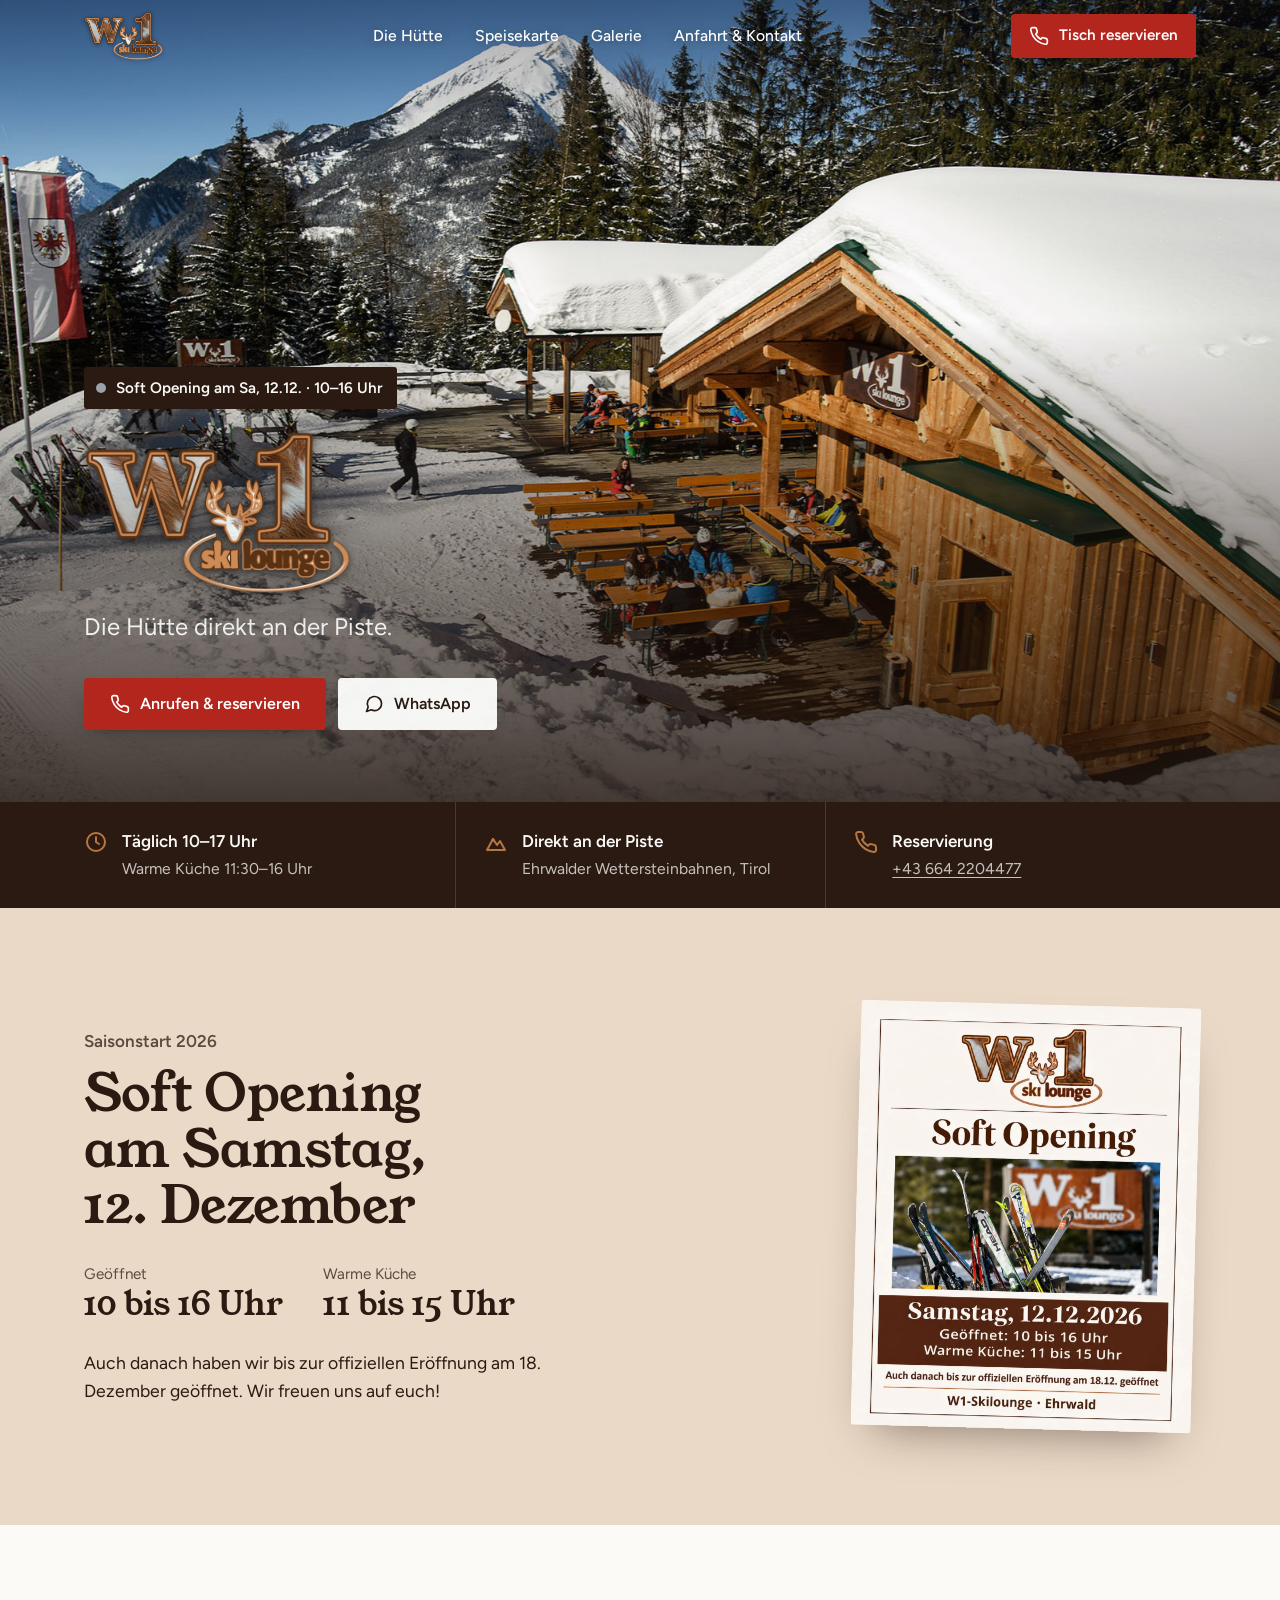
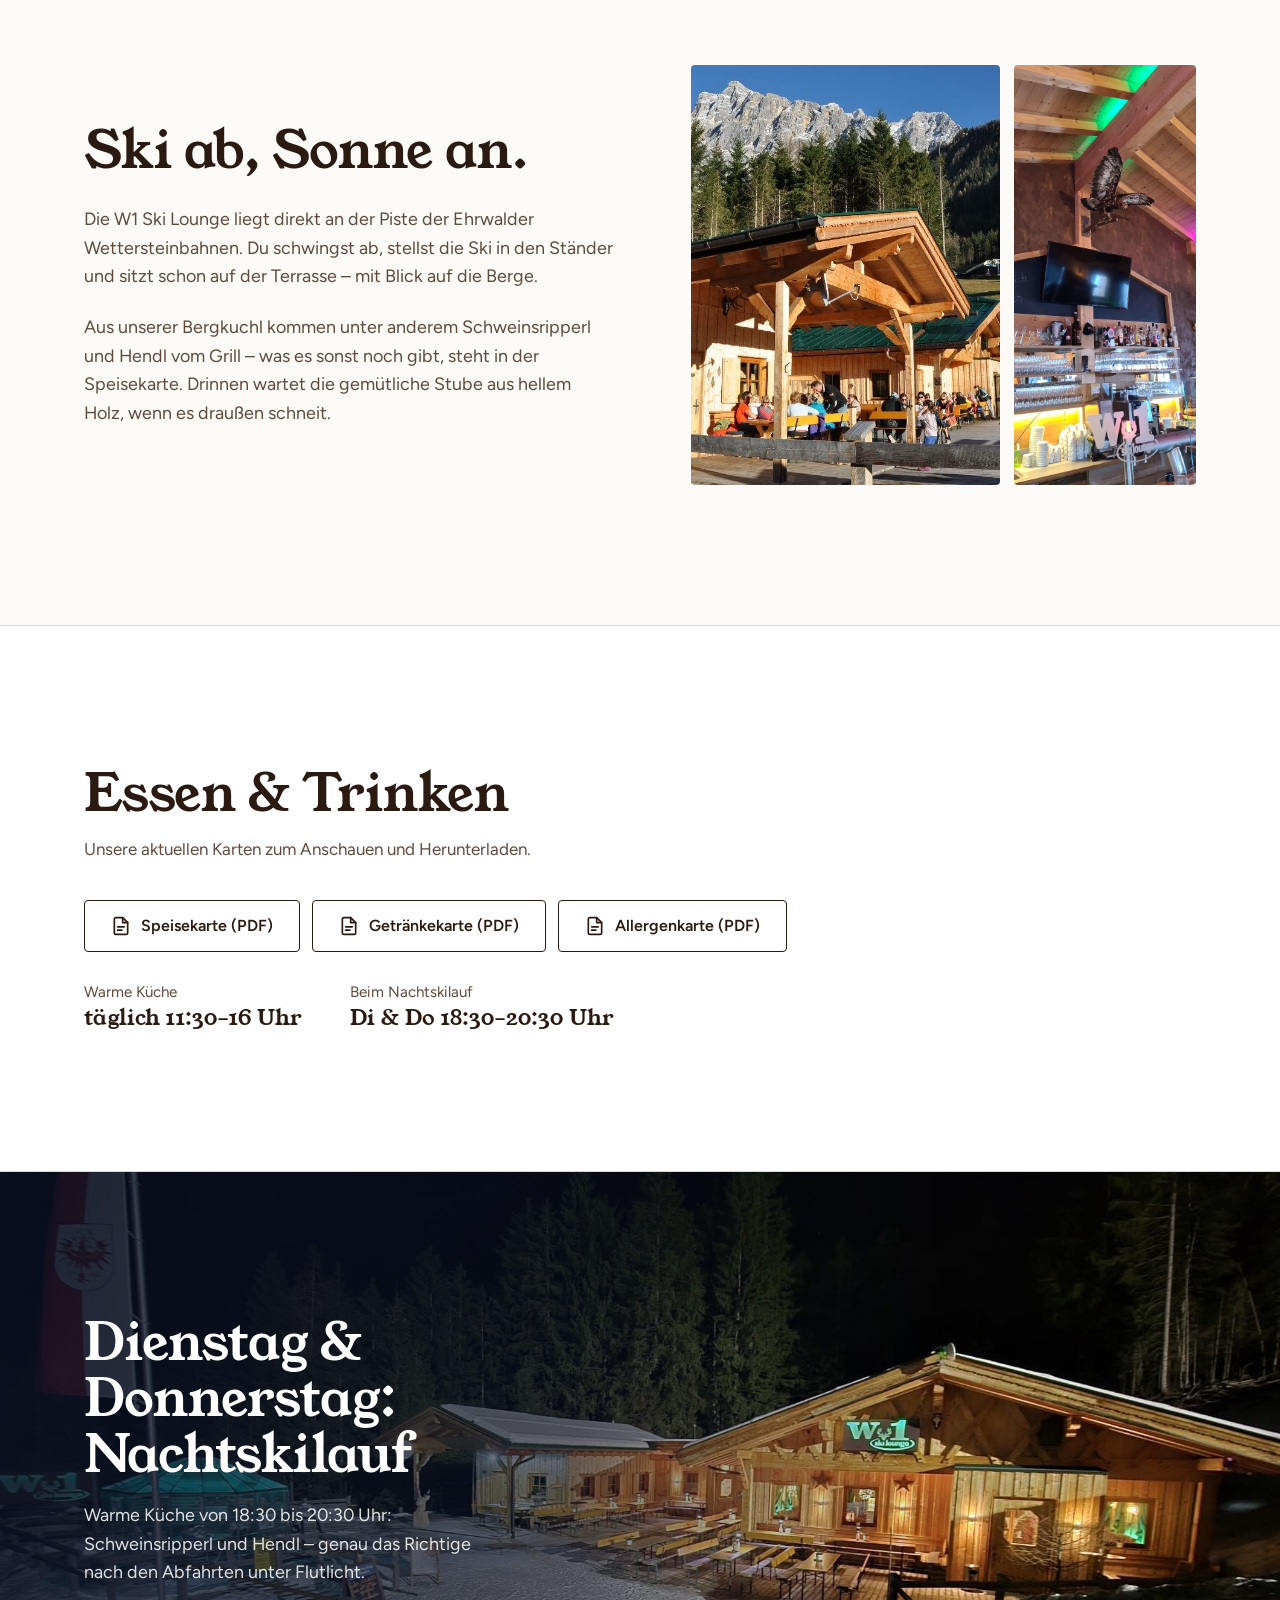
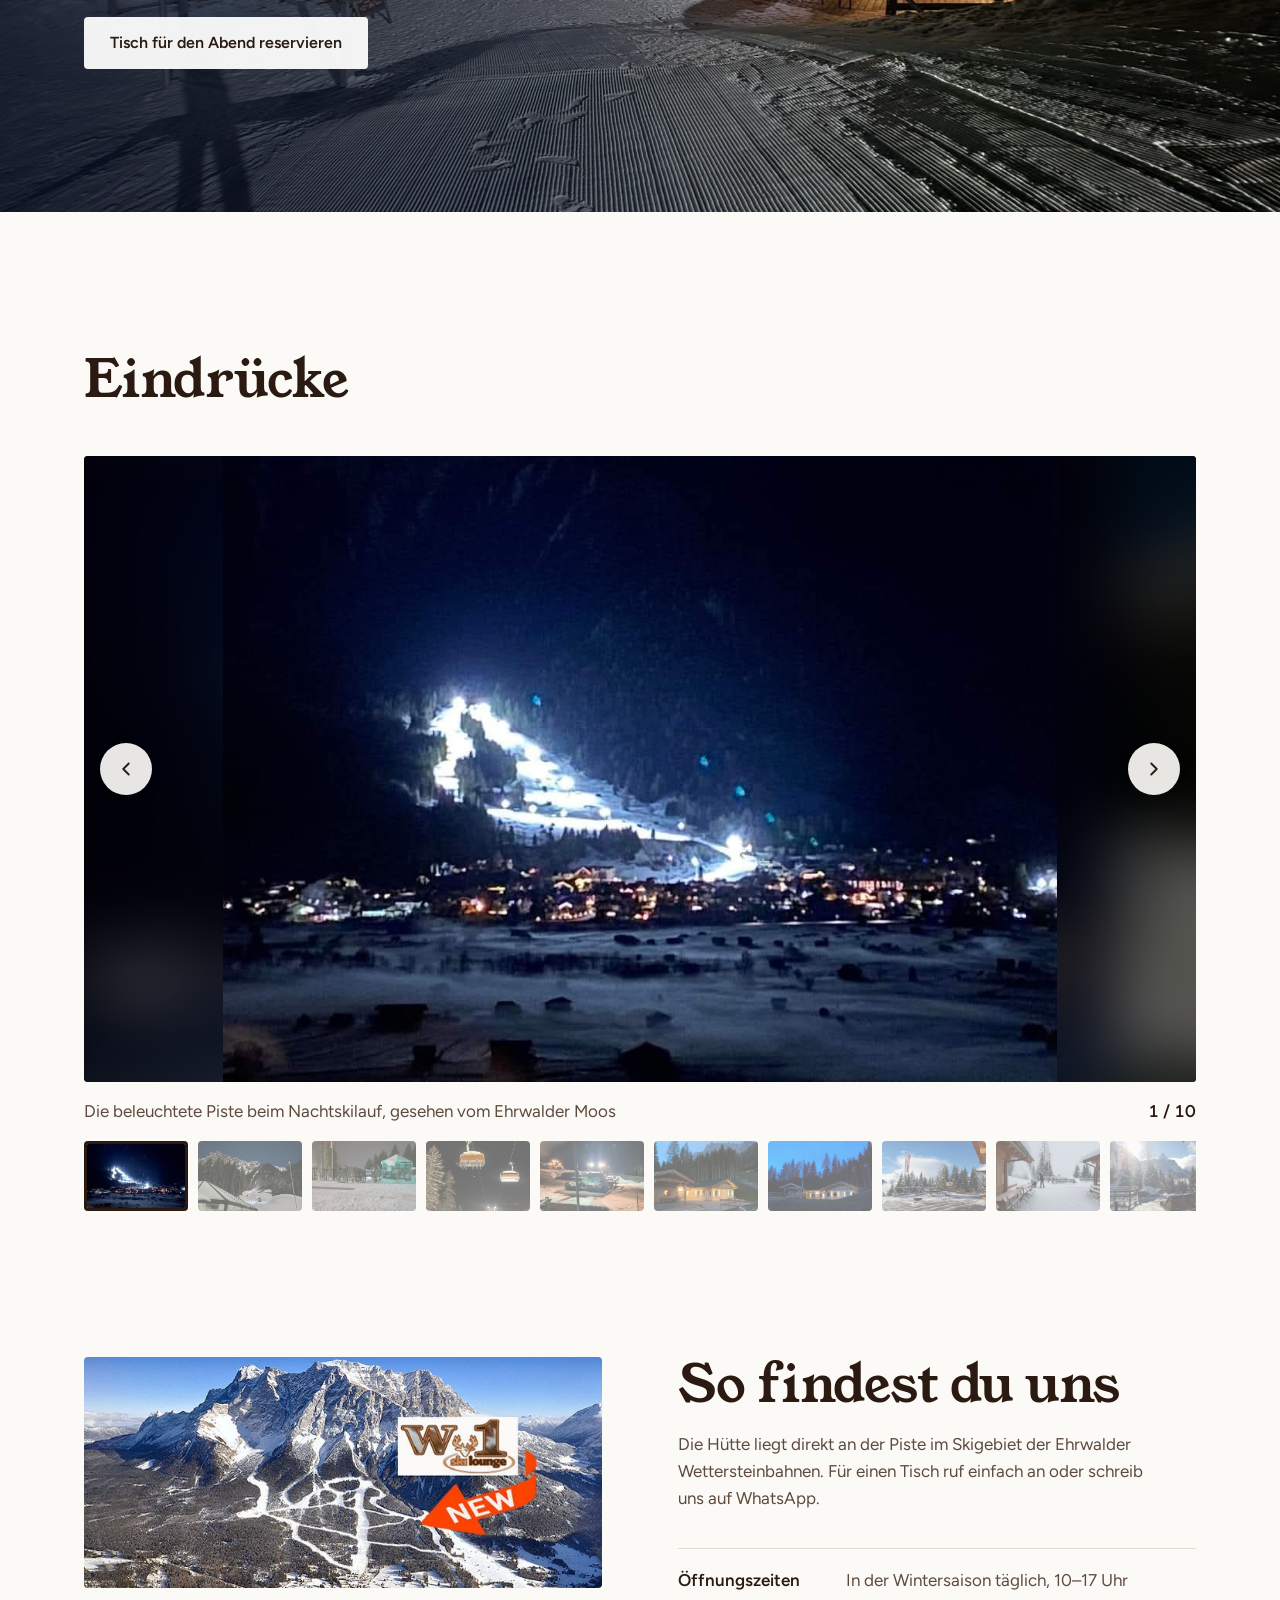
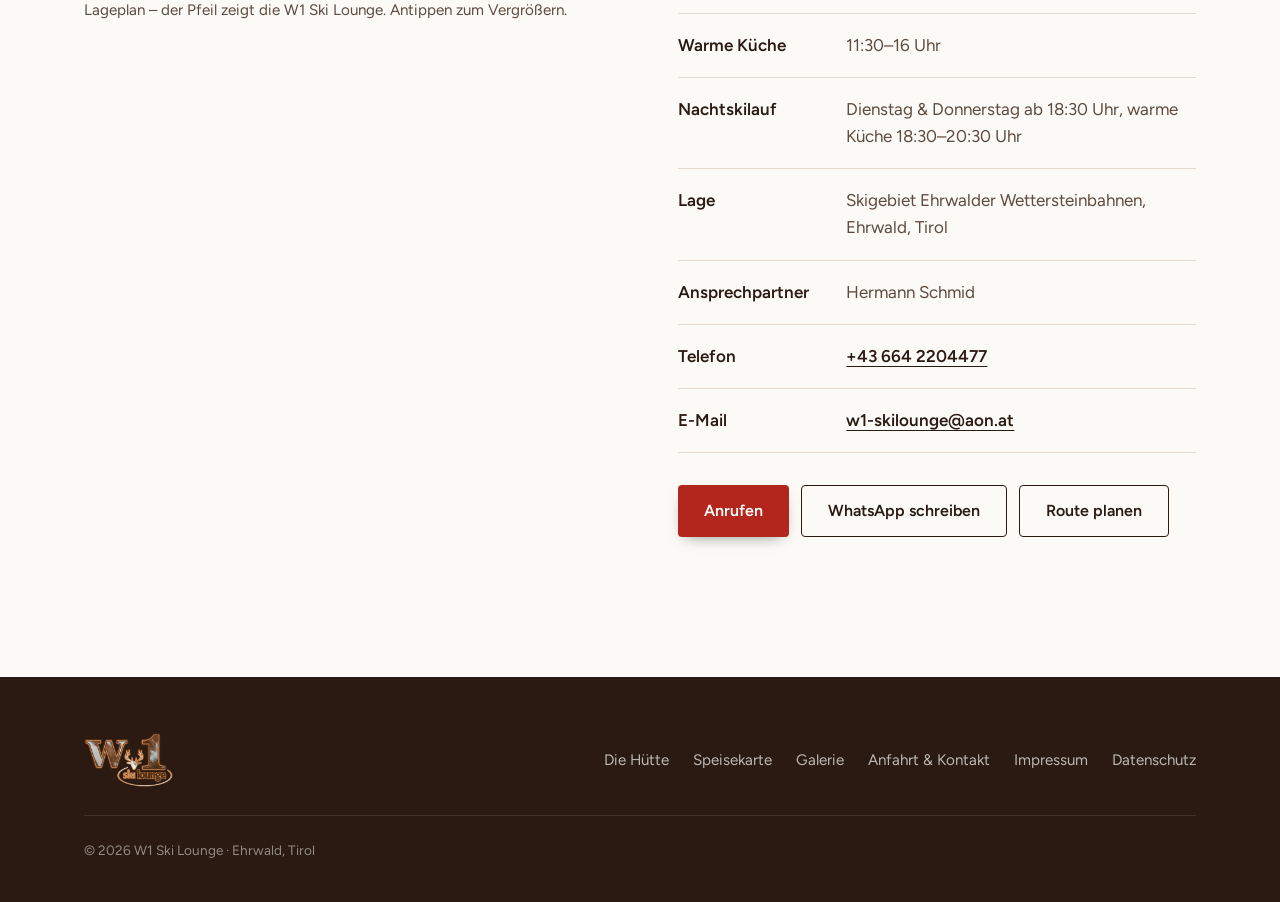
<file: w1-website/index.html>
<!DOCTYPE html>
<html lang="de">
<head>
  <meta charset="UTF-8" />
  <meta name="viewport" content="width=device-width, initial-scale=1.0" />
  <title>W1 Ski Lounge – die Hütte an der Piste</title>
  <meta name="description" content="W1 Ski Lounge an den Ehrwalder Wettersteinbahnen: Tiroler Hüttenküche direkt an der Piste. In der Wintersaison täglich 10–17 Uhr, warme Küche 11:30–16 Uhr. Reservierung unter +43 664 2204477." />
  <meta name="theme-color" content="#2a1a12" />
  <link rel="canonical" href="https://w1-ehrwald.at/" />
  <meta property="og:type" content="website" />
  <meta property="og:url" content="https://w1-ehrwald.at/" />
  <meta property="og:title" content="W1 Ski Lounge – die Hütte an der Piste" />
  <meta property="og:description" content="Tiroler Hüttenküche direkt an der Piste der Ehrwalder Wettersteinbahnen. Reservierung: +43 664 2204477." />
  <meta property="og:image" content="https://w1-ehrwald.at/img/huette-piste.jpg" />

  <link rel="preconnect" href="https://fonts.googleapis.com" />
  <link rel="preconnect" href="https://fonts.gstatic.com" crossorigin />
  <link href="https://fonts.googleapis.com/css2?family=Young+Serif&family=Figtree:ital,wght@0,400;0,500;0,600;0,700;1,400&display=swap" rel="stylesheet" />
  <link href="https://fonts.googleapis.com/css2?family=Arvo:wght@700&amp;text=1&amp;display=swap" rel="stylesheet" />

  <style>
    *, *::before, *::after { box-sizing: border-box; margin: 0; padding: 0; }

    :root {
      --snow:   #fbfaf7;
      --paper:  #ffffff;
      --ink:    #2a1a12;
      --ink-2:  #5e4a3e;
      --wood:   #b9773f;
      --wood-l: #ead9c6;
      --rule:   #e4d9ce;
      --red:    #b3261e;
      --red-d:  #8e1c16;
      --night:  #14213d;

      --serif: 'Young Serif', Georgia, serif;
      --sans:  'Figtree', system-ui, sans-serif;

      --gutter: clamp(20px, 5vw, 64px);
      --max: 1240px;
      --nav-h: 72px;
      --facts-h: 98px;
      --ease: cubic-bezier(0.16, 1, 0.3, 1);
    }

    html { scroll-behavior: smooth; scroll-padding-top: var(--nav-h); }
    @media (prefers-reduced-motion: reduce) { html { scroll-behavior: auto; } }

    body {
      font-family: var(--sans);
      font-size: 1.0625rem;
      line-height: 1.6;
      color: var(--ink);
      background: var(--snow);
      -webkit-font-smoothing: antialiased;
    }

    ::selection { background: var(--wood-l); color: var(--ink); }
    :focus-visible { outline: 3px solid var(--wood); outline-offset: 3px; border-radius: 2px; }
    html { scrollbar-color: var(--wood) var(--snow); }
    img { display: block; max-width: 100%; }
    a { color: inherit; text-underline-offset: 0.22em; text-decoration-thickness: 1px; }

    .wrap { max-width: var(--max); margin: 0 auto; padding: 0 var(--gutter); }

    h1, h2, h3 { font-family: var(--serif); font-weight: 400; line-height: 1.08; text-wrap: balance; }
    h2 { font-size: clamp(2rem, 4.4vw, 3.25rem); letter-spacing: -0.01em; }
    h3 { font-size: 1.35rem; }

    .one { font-family: "Arvo", var(--serif); font-weight: 700; letter-spacing: -0.02em; }

    /* ── Buttons ── */
    .btn {
      display: inline-flex; align-items: center; justify-content: center; gap: 10px;
      min-height: 52px; padding: 0 26px;
      font: 600 1rem/1 var(--sans);
      text-decoration: none; border-radius: 4px;
      transition: background-color .2s, color .2s, box-shadow .2s, transform .2s var(--ease);
    }
    .btn svg { width: 20px; height: 20px; flex-shrink: 0; }
    .btn:active { transform: translateY(1px); }
    .btn-red { background: var(--red); color: #fff; box-shadow: 0 6px 16px -8px rgba(20, 12, 8, .55); }
    .btn-red:hover { background: var(--red-d); }
    .btn-light { background: rgba(255,255,255,.94); color: var(--ink); }
    .btn-light:hover { background: #fff; }
    .btn-line { border: 1.5px solid var(--ink); color: var(--ink); }
    .btn-line:hover { background: var(--ink); color: var(--snow); }

    /* ── Nav ── */
    .nav {
      position: fixed; inset: 0 0 auto 0; z-index: 50;
      height: var(--nav-h);
      display: flex; align-items: center;
      transition: background-color .3s, box-shadow .3s;
    }
    .nav .wrap { width: 100%; display: flex; align-items: center; justify-content: space-between; gap: 24px; }
    .nav-logo { display: flex; align-items: center; }
    .nav-logo img { filter: drop-shadow(0 1px 2px rgba(0,0,0,.45)); }
    .nav.solid .nav-logo img { filter: none; }
    .nav-logo img { height: 48px; width: auto; }
    .nav-links { display: flex; gap: 32px; list-style: none; }
    .nav-links a {
      color: #fff; text-decoration: none; font-weight: 500; font-size: .98rem;
      text-shadow: 0 1px 8px rgba(0,0,0,.35);
    }
    .nav-links a:hover { text-decoration: underline; }
    .nav .btn { min-height: 44px; padding: 0 18px; font-size: .95rem; }
    .nav.solid { background: var(--snow); box-shadow: 0 1px 0 var(--rule), 0 6px 20px -14px rgba(42,26,18,.35); }
    .nav.solid .nav-links a { color: var(--ink); text-shadow: none; }
    .nav.menu-open { background: var(--snow); }

    .nav-toggle {
      display: none; min-height: 44px; padding: 0 16px; border-radius: 4px;
      font: 600 .95rem/1 var(--sans); cursor: pointer;
      background: var(--snow); color: var(--ink); border: 1.5px solid var(--ink);
    }
    .nav-panel {
      position: fixed; inset: var(--nav-h) 0 auto 0; z-index: 49;
      background: var(--snow); box-shadow: 0 1px 0 var(--rule), 0 16px 30px -18px rgba(42,26,18,.4);
    }
    .nav-panel[hidden] { display: none; }
    .nav-panel ul { list-style: none; padding: 8px var(--gutter) 16px; }
    .nav-panel a { display: block; padding: 14px 0; border-bottom: 1px solid var(--rule); font-family: var(--serif); font-size: 1.35rem; text-decoration: none; }
    .nav-panel li:last-child a { border-bottom: 0; }

    /* ── Hero ── */
    .hero {
      position: relative; min-height: calc(100svh - var(--facts-h));
      display: flex; align-items: flex-end;
      color: #fff; overflow: hidden; background: #3a3530;
      padding-top: calc(var(--nav-h) + 32px);
    }
    .hero-img {
      position: absolute; inset: 0; width: 100%; height: 100%;
      object-fit: cover; object-position: 62% 40%;
      animation: settle 2.4s var(--ease) both;
    }
    @keyframes settle { from { transform: scale(1.06); } to { transform: scale(1); } }
    .hero::after {
      content: ""; position: absolute; inset: 0; z-index: 1;
      background: linear-gradient(to top, rgba(28,16,10,.82) 0%, rgba(28,16,10,.45) 32%, rgba(28,16,10,0) 60%),
                  linear-gradient(to bottom, rgba(20,20,30,.35), rgba(20,20,30,0) 22%);
    }
    .hero-body { position: relative; z-index: 2; width: 100%; padding-bottom: clamp(40px, 8vh, 88px); }
    .status {
      display: inline-flex; align-items: center; gap: 10px;
      padding: 9px 14px 9px 12px; border-radius: 3px;
      background: var(--ink); color: var(--snow);
      font-weight: 600; font-size: .95rem; margin-bottom: 22px;
    }
    .status .dot { width: 10px; height: 10px; border-radius: 50%; background: #9aa3ab; }
    .status.open .dot { background: #4ad07a; box-shadow: 0 0 0 4px rgba(74,208,122,.25); }
    .hero h1 { font-size: clamp(3.2rem, 9.5vw, 6rem); letter-spacing: -0.02em; max-width: 11ch; }
    .hero-logo { display: block; width: fit-content; }
    .hero-logo img { display: block; width: clamp(150px, 23vw, 267px); height: auto; filter: drop-shadow(0 2px 3px rgba(0,0,0,.5)) drop-shadow(0 8px 24px rgba(0,0,0,.35)); }
    .hero-claim { font-size: clamp(1.15rem, 2.2vw, 1.5rem); margin-top: 14px; color: rgba(255,255,255,.9); max-width: 34ch; }
    .hero-actions { display: flex; flex-wrap: wrap; gap: 12px; margin-top: 32px; }

    /* ── Fakten-Leiste ── */
    .facts { background: var(--ink); color: var(--snow); }
    .facts .wrap { display: grid; grid-template-columns: repeat(3, 1fr); }
    .fact { padding: 26px 28px 26px 0; display: flex; gap: 14px; align-items: flex-start; }
    .fact + .fact { padding-left: 28px; border-left: 1px solid rgba(255,255,255,.14); }
    .fact svg { width: 24px; height: 24px; flex-shrink: 0; margin-top: 2px; color: var(--wood); }
    .fact strong { display: block; font-weight: 600; }
    .fact span, .fact a { color: rgba(251,250,247,.75); font-size: .98rem; }
    .fact a:hover { color: #fff; }

    /* ── Sections ── */
    section.block { padding: clamp(80px, 11vw, 140px) 0; }

    .intro { display: grid; grid-template-columns: 1.05fr 1fr; gap: clamp(40px, 6vw, 96px); align-items: center; }
    .intro-text p { margin-top: 22px; color: var(--ink-2); max-width: 52ch; font-size: 1.12rem; }
    .intro-text p:first-of-type { margin-top: 26px; }
    .intro-photos { display: grid; grid-template-columns: 1.7fr 1fr; gap: 14px; }
    .intro-photos img { width: 100%; height: 100%; aspect-ratio: auto; min-height: 420px; object-fit: cover; border-radius: 4px; }

    /* ── Speisekarte ── */
    .menu { background: var(--paper); border-block: 1px solid var(--rule); }
    .menu-head { display: flex; justify-content: space-between; align-items: end; gap: 32px; flex-wrap: wrap; }
    .menu-head p { color: var(--ink-2); max-width: 46ch; margin-top: 14px;  text-wrap: pretty; }
    .menu-cards { list-style: none; display: flex; flex-wrap: wrap; gap: 12px; margin-top: 36px; }
    .kitchen { display: flex; flex-wrap: wrap; gap: 12px 48px; margin-top: 28px; }
    .kitchen dt { font-size: .95rem; color: var(--ink-2); }
    .kitchen dd { font-family: var(--serif); font-size: 1.35rem; line-height: 1.25; }

    /* ── Abend-Band ── */
    .evening { position: relative; color: #fff; background: var(--night); overflow: hidden; }
    .evening img { position: absolute; inset: 0; width: 100%; height: 100%; object-fit: cover; object-position: 70% 42%; }
    .evening::after { content: ""; position: absolute; inset: 0; background: linear-gradient(90deg, rgba(10,16,34,.86) 0%, rgba(10,16,34,.55) 45%, rgba(10,16,34,0) 75%); }
    .evening .wrap { position: relative; z-index: 2; min-height: min(78vh, 640px); display: flex; flex-direction: column; justify-content: center; }
    .evening h2 { max-width: 18ch; }
    .evening p { margin-top: 18px; max-width: 38ch; color: rgba(255,255,255,.86); font-size: 1.12rem; }
    .evening .btn { margin-top: 30px; align-self: flex-start; }

    /* ── Soft Opening ── */
    .opening { background: var(--wood-l, #ead9c6); padding: clamp(56px, 8vw, 96px) 0; }
    .opening .wrap { display: grid; grid-template-columns: 1.3fr .7fr; gap: clamp(32px, 6vw, 80px); align-items: center; }
    .opening-kicker { font-weight: 600; color: var(--ink-2); margin-bottom: 10px; }
    .opening h2 { max-width: 16ch; }
    .opening-times { display: flex; flex-wrap: wrap; gap: 12px 40px; margin-top: 28px; }
    .opening-times dt { font-size: .95rem; color: var(--ink-2); }
    .opening-times dd { font-family: var(--serif); font-size: clamp(1.5rem, 2.6vw, 2rem); line-height: 1.2; }
    .opening-note { margin-top: 24px; max-width: 44ch; font-size: 1.1rem; }
    .opening-flyer { display: block; max-width: 340px; justify-self: end; transform: rotate(1.5deg); box-shadow: 0 24px 48px -24px rgba(42,26,18,.55); transition: transform .3s var(--ease); }
    .opening-flyer:hover { transform: rotate(0); }
    .opening-flyer img { display: block; width: 100%; height: auto; border-radius: 3px; }
    .opening[hidden] { display: none; }
    @media (max-width: 720px) {
      .opening .wrap { grid-template-columns: 1fr; }
      .opening-flyer { justify-self: start; max-width: 260px; }
    }

    /* ── Galerie: Bildbetrachter zum Durchschauen ── */
    .viewer { margin-top: 48px; }
    .v-stage {
      position: relative; background: var(--ink); border-radius: 4px; overflow: hidden;
      aspect-ratio: 16 / 9;
    }
    .v-track {
      display: flex; height: 100%; overflow-x: auto; overflow-y: hidden;
      scroll-snap-type: x mandatory; scrollbar-width: none;
      overscroll-behavior-x: contain;
    }
    .v-track::-webkit-scrollbar { display: none; }
    .v-slide { flex: 0 0 100%; height: 100%; scroll-snap-align: center; position: relative; }
    .v-slide button { display: block; width: 100%; height: 100%; border: 0; padding: 0; background: none; cursor: zoom-in; }
    .v-slide img { width: 100%; height: 100%; object-fit: contain; }
    .v-slide .v-fill { position: absolute; inset: 0; width: 100%; height: 100%; object-fit: cover; filter: blur(28px) brightness(.55); transform: scale(1.15); }
    .v-slide button img { position: relative; }
    .v-nav {
      position: absolute; top: 50%; transform: translateY(-50%); z-index: 2;
      width: 52px; height: 52px; border-radius: 50%; border: 0; cursor: pointer;
      display: grid; place-items: center; background: rgba(251,250,247,.92); color: var(--ink);
      box-shadow: 0 6px 16px -8px rgba(20,12,8,.55); transition: background-color .2s, opacity .2s;
    }
    .v-nav:hover { background: #fff; }
    .v-nav svg { width: 22px; height: 22px; }
    .v-prev { left: 16px; } .v-next { right: 16px; }
    .v-bar { display: flex; justify-content: space-between; align-items: baseline; gap: 20px; margin-top: 16px; }
    .v-cap { color: var(--ink-2); }
    .v-count { font-weight: 600; font-variant-numeric: tabular-nums; white-space: nowrap; }
    .v-thumbs {
      display: flex; gap: 10px; margin-top: 16px; overflow-x: auto; padding-bottom: 6px;
      scroll-snap-type: x proximity; scrollbar-width: thin;
    }
    .v-thumbs button {
      flex: 0 0 auto; width: 104px; height: 70px; padding: 0; border: 0; border-radius: 4px; overflow: hidden;
      cursor: pointer; background: var(--wood-l); opacity: .55; outline-offset: 2px;
      scroll-snap-align: start; transition: opacity .2s;
    }
    .v-thumbs button:hover { opacity: .85; }
    .v-thumbs button[aria-current="true"] { opacity: 1; box-shadow: inset 0 0 0 3px var(--ink); }
    .v-thumbs img { width: 100%; height: 100%; object-fit: cover; }
    .v-thumbs button[aria-current="true"] img { padding: 3px; border-radius: 4px; }

    dialog.lightbox {
      margin: auto; border: 0; padding: 0; background: transparent;
      max-width: min(92vw, 1400px); max-height: 90vh;
    }
    dialog.lightbox::backdrop { background: rgba(20,12,8,.9); }
    dialog.lightbox img { max-width: min(92vw, 1400px); max-height: 82vh; width: auto; height: auto; border-radius: 4px; }
    dialog.lightbox figcaption { color: rgba(255,255,255,.8); margin-top: 10px; text-align: center; }
    .lb-close, .lb-nav {
      position: fixed; z-index: 2; border: 0; cursor: pointer;
      width: 52px; height: 52px; border-radius: 50%;
      background: rgba(255,255,255,.12); color: #fff;
      display: grid; place-items: center;
    }
    .lb-close:hover, .lb-nav:hover { background: rgba(255,255,255,.24); }
    .lb-close { top: 20px; right: 20px; }
    .lb-prev { left: 20px; top: 50%; transform: translateY(-50%); }
    .lb-next { right: 20px; top: 50%; transform: translateY(-50%); }
    .lb-close svg, .lb-nav svg { width: 22px; height: 22px; }

    /* ── Anfahrt & Kontakt ── */
    .visit { display: grid; grid-template-columns: 1fr 1fr; gap: clamp(40px, 6vw, 96px); align-items: start; }
    .map { display: block; border-radius: 4px; overflow: hidden; cursor: zoom-in; }
    .map img { width: 100%; height: auto; aspect-ratio: 670 / 300; object-fit: cover; object-position: top; transition: transform .8s var(--ease); }
    .map:hover img { transform: scale(1.03); }
    .map-cap { margin-top: 10px; color: var(--ink-2); font-size: .95rem; }
    .visit h2 + p { margin-top: 18px; color: var(--ink-2); max-width: 44ch; }
    .info { margin-top: 36px; display: grid; gap: 0; }
    .info-row { display: grid; grid-template-columns: 9.5rem 1fr; gap: 16px; padding: 18px 0; border-top: 1px solid var(--rule); }
    .info-row:last-child { border-bottom: 1px solid var(--rule); }
    .info-row dt { font-weight: 600; }
    .info-row dd { color: var(--ink-2); }
    .info-row dd a { color: var(--ink); font-weight: 600; }
    .visit .actions { display: flex; flex-wrap: wrap; gap: 12px; margin-top: 32px; }

    /* ── Footer ── */
    footer { background: var(--ink); color: rgba(251,250,247,.7); padding: 56px 0 40px; }
    footer .wrap { display: flex; justify-content: space-between; align-items: center; gap: 28px; flex-wrap: wrap; }
    .foot-brand { display: flex; align-items: center; gap: 18px; }
    .foot-brand .logo-chip { display: block; }
    .foot-brand img { height: 54px; width: auto; }
    .foot-brand em { font-family: var(--serif); font-style: normal; color: var(--snow); font-size: 1.15rem; }
    .foot-links { display: flex; gap: 24px; list-style: none; flex-wrap: wrap; font-size: .95rem; }
    .foot-links a { color: rgba(251,250,247,.7); text-decoration: none; }
    .foot-links a:hover { color: #fff; text-decoration: underline; }
    .foot-copy { width: 100%; font-size: .85rem; color: rgba(251,250,247,.5); padding-top: 24px; border-top: 1px solid rgba(255,255,255,.1); }

    /* ── Mobile Reservierungsleiste ── */
    .callbar { display: none; }

    /* ── Responsive ── */
    @media (max-width: 960px) {
      .nav-links { display: none; }
      .nav-toggle { display: inline-flex; align-items: center; }
      .nav .btn { margin-left: auto; }
      .nav .wrap { gap: 12px; }
      :root { --facts-h: 0px; }
      .facts .wrap { grid-template-columns: 1fr; }
      .fact, .fact + .fact { padding: 18px 0; border-left: 0; }
      .fact + .fact { border-top: 1px solid rgba(255,255,255,.14); }
      .intro, .visit { grid-template-columns: 1fr; }
      .visit-photo { order: 2; }
    }
    @media (max-width: 720px) {
      body { padding-bottom: 76px; }
      :root { --nav-h: 64px; --facts-h: 0px; }
      .nav-logo img { height: 40px; }
      .nav .btn { display: none; }
      .hero-actions { display: none; }
      .menu-cards .btn { width: 100%; }
      .menu-cards li { flex: 1 1 100%; }
      .hero-body { padding-bottom: 104px; }
      .intro-photos img { min-height: 260px; }
      .v-stage { aspect-ratio: 4 / 5; }
      .v-nav { width: 44px; height: 44px; }
      .v-prev { left: 10px; } .v-next { right: 10px; }
      .v-bar { flex-direction: column; gap: 4px; }
      .v-thumbs button { width: 76px; height: 54px; }
      .info-row { grid-template-columns: 1fr; gap: 2px; }
      .evening::after { background: linear-gradient(to top, rgba(10,16,34,.9) 0%, rgba(10,16,34,.5) 60%, rgba(10,16,34,.2) 100%); }
      .evening .wrap { justify-content: flex-end; padding-block: 56px; min-height: 560px; }
      .lb-prev, .lb-next { top: auto; bottom: 20px; transform: none; }
      .callbar {
        display: grid; grid-template-columns: 1fr 1fr; gap: 8px;
        position: fixed; inset: auto 0 0 0; z-index: 60;
        padding: 10px 12px calc(10px + env(safe-area-inset-bottom));
        background: rgba(251,250,247,.97);
        box-shadow: 0 -1px 0 var(--rule), 0 -8px 24px -12px rgba(42,26,18,.3);
      }
      .callbar .btn { min-height: 54px; padding: 0 12px; }
    }

    @media (prefers-reduced-motion: reduce) {
      .hero-img { animation: none; }
      .v-track { scroll-behavior: auto; }
    }
  </style>
</head>
<body>

  <!-- Navigation -->
  <header class="nav" id="nav">
    <div class="wrap">
      <a href="#top" class="nav-logo" aria-label="W1 Ski Lounge – zum Seitenanfang">
        <img src="img/logo-w1.webp" alt="W1 Ski Lounge" width="1200" height="728" />
      </a>
      <ul class="nav-links">
        <li><a href="#huette">Die Hütte</a></li>
        <li><a href="#speisekarte">Speisekarte</a></li>
        <li><a href="#galerie">Galerie</a></li>
        <li><a href="#anfahrt">Anfahrt &amp; Kontakt</a></li>
      </ul>
      <a href="tel:+436642204477" class="btn btn-red">
        <svg viewBox="0 0 24 24" fill="none" stroke="currentColor" stroke-width="2" stroke-linecap="round" stroke-linejoin="round" aria-hidden="true"><path d="M22 16.9v3a2 2 0 0 1-2.2 2 19.8 19.8 0 0 1-8.6-3.1 19.5 19.5 0 0 1-6-6A19.8 19.8 0 0 1 2.1 4.2 2 2 0 0 1 4.1 2h3a2 2 0 0 1 2 1.7c.1.9.4 1.8.7 2.7a2 2 0 0 1-.5 2.1L8 9.8a16 16 0 0 0 6 6l1.3-1.3a2 2 0 0 1 2.1-.4c.9.3 1.8.6 2.7.7a2 2 0 0 1 1.7 2z"/></svg>
        Tisch reservieren
      </a>
      <button class="nav-toggle" type="button" aria-expanded="false" aria-controls="nav-panel">Menü</button>
    </div>
  <div class="nav-panel" id="nav-panel" hidden>
    <ul>
      <li><a href="#huette">Die Hütte</a></li>
      <li><a href="#speisekarte">Speisekarte</a></li>
      <li><a href="speisekarte.pdf" data-karte="speisekarte" target="_blank" rel="noopener">Speisekarte als PDF</a></li>
      <li><a href="#galerie">Galerie</a></li>
      <li><a href="#anfahrt">Anfahrt &amp; Kontakt</a></li>
    </ul>
  </div>
  </header>

  <main id="top">

    <!-- Hero -->
    <section class="hero" aria-label="Willkommen">
      <img class="hero-img" src="img/huette-piste.jpg" alt="Die W1 Ski Lounge im Schnee: Holzhütte mit voller Sonnenterrasse direkt an der Piste, dahinter verschneite Berge" width="2000" height="1000" fetchpriority="high" />
      <div class="hero-body">
        <div class="wrap">
          <p class="status" id="status" aria-live="polite"><span class="dot"></span><span id="status-text">Wintersaison · täglich 10–17 Uhr</span></p>
          <h1 class="hero-logo"><img src="img/logo-w1.webp" alt="W1 Ski Lounge" width="1200" height="728" /></h1>
          <p class="hero-claim">Die Hütte direkt an der Piste.</p>
          <div class="hero-actions">
            <a href="tel:+436642204477" class="btn btn-red">
              <svg viewBox="0 0 24 24" fill="none" stroke="currentColor" stroke-width="2" stroke-linecap="round" stroke-linejoin="round" aria-hidden="true"><path d="M22 16.9v3a2 2 0 0 1-2.2 2 19.8 19.8 0 0 1-8.6-3.1 19.5 19.5 0 0 1-6-6A19.8 19.8 0 0 1 2.1 4.2 2 2 0 0 1 4.1 2h3a2 2 0 0 1 2 1.7c.1.9.4 1.8.7 2.7a2 2 0 0 1-.5 2.1L8 9.8a16 16 0 0 0 6 6l1.3-1.3a2 2 0 0 1 2.1-.4c.9.3 1.8.6 2.7.7a2 2 0 0 1 1.7 2z"/></svg>
              Anrufen &amp; reservieren
            </a>
            <a href="https://wa.me/436642204477" class="btn btn-light" target="_blank" rel="noopener">
              <svg viewBox="0 0 24 24" fill="none" stroke="currentColor" stroke-width="2" stroke-linecap="round" stroke-linejoin="round" aria-hidden="true"><path d="M21 11.5a8.4 8.4 0 0 1-12.3 7.5L3 21l2-5.5A8.5 8.5 0 1 1 21 11.5z"/></svg>
              WhatsApp
            </a>
          </div>
        </div>
      </div>
    </section>

    <!-- Fakten -->
    <div class="facts">
      <div class="wrap">
        <div class="fact">
          <svg viewBox="0 0 24 24" fill="none" stroke="currentColor" stroke-width="2" stroke-linecap="round" stroke-linejoin="round" aria-hidden="true"><circle cx="12" cy="12" r="9"/><path d="M12 7v5l3 2"/></svg>
          <div><strong>Täglich 10–17 Uhr</strong><span>Warme Küche 11:30–16 Uhr</span></div>
        </div>
        <div class="fact">
          <svg viewBox="0 0 24 24" fill="none" stroke="currentColor" stroke-width="2" stroke-linecap="round" stroke-linejoin="round" aria-hidden="true"><path d="m3 20 6-11 4 6 3-4 5 9z"/><path d="M8.2 10.5 9 9l1.2 1.8"/></svg>
          <div><strong>Direkt an der Piste</strong><span>Ehrwalder Wettersteinbahnen, Tirol</span></div>
        </div>
        <div class="fact">
          <svg viewBox="0 0 24 24" fill="none" stroke="currentColor" stroke-width="2" stroke-linecap="round" stroke-linejoin="round" aria-hidden="true"><path d="M22 16.9v3a2 2 0 0 1-2.2 2 19.8 19.8 0 0 1-8.6-3.1 19.5 19.5 0 0 1-6-6A19.8 19.8 0 0 1 2.1 4.2 2 2 0 0 1 4.1 2h3a2 2 0 0 1 2 1.7c.1.9.4 1.8.7 2.7a2 2 0 0 1-.5 2.1L8 9.8a16 16 0 0 0 6 6l1.3-1.3a2 2 0 0 1 2.1-.4c.9.3 1.8.6 2.7.7a2 2 0 0 1 1.7 2z"/></svg>
          <div><strong>Reservierung</strong><a href="tel:+436642204477">+43 664 2204477</a></div>
        </div>
      </div>
    </div>
    </div>

    <!-- Soft Opening (verschwindet ab dem Tag nach dem Datum in data-until automatisch) -->
    <section class="opening" id="opening" aria-labelledby="opening-title" data-until="2026-12-12">
      <div class="wrap">
        <div class="opening-text">
          <p class="opening-kicker">Saisonstart 2026</p>
          <h2 id="opening-title">Soft Opening am Samstag, 12. Dezember</h2>
          <dl class="opening-times">
            <div><dt>Geöffnet</dt><dd>10 bis 16 Uhr</dd></div>
            <div><dt>Warme Küche</dt><dd>11 bis 15 Uhr</dd></div>
          </dl>
          <p class="opening-note">Auch danach haben wir bis zur offiziellen Eröffnung am 18. Dezember geöffnet. Wir freuen uns auf euch!</p>
        </div>
        <a class="opening-flyer" href="img/soft-opening.webp" target="_blank" rel="noopener" aria-label="Flyer zum Soft Opening groß anzeigen">
          <img src="img/soft-opening.webp" alt="Flyer: Soft Opening der W1 Ski Lounge am Samstag, 12.12.2026, geöffnet 10 bis 16 Uhr, warme Küche 11 bis 15 Uhr" width="1122" height="1402" loading="lazy" />
        </a>
      </div>
    </section>

    <!-- Die Hütte -->
    <section class="block" id="huette">
      <div class="wrap intro">
        <div class="intro-text">
          <h2>Ski ab, Sonne an.</h2>
          <p>Die W1 Ski Lounge liegt direkt an der Piste der Ehrwalder Wettersteinbahnen. Du schwingst ab, stellst die Ski in den Ständer und sitzt schon auf der Terrasse – mit Blick auf die Berge.</p>
          <p>Aus unserer Bergkuchl kommen unter anderem Schweinsripperl und Hendl vom Grill – was es sonst noch gibt, steht in der Speisekarte. Drinnen wartet die gemütliche Stube aus hellem Holz, wenn es draußen schneit.</p>
        </div>
        <div class="intro-photos">
          <img src="img/tag.jpg" alt="Gäste auf der Sonnenterrasse der W1 Ski Lounge, im Hintergrund die Felswände des Wettersteingebirges" loading="lazy" width="1052" height="696" />
          <img src="img/adler.jpg" alt="Die Bar der W1 Ski Lounge mit Holzdecke und Steinadler" loading="lazy" width="670" height="1191" />
        </div>
      </div>
    </section>

    <!-- Speisekarte -->
    <section class="block menu" id="speisekarte">
      <div class="wrap">
        <div class="menu-head">
          <div>
            <h2>Essen &amp; Trinken</h2>
            <p>Unsere aktuellen Karten zum Anschauen und Herunterladen.</p>
          </div>
        </div>
        <ul class="menu-cards">
          <li>
            <a href="speisekarte.pdf" data-karte="speisekarte" class="btn btn-line" target="_blank" rel="noopener">
              <svg viewBox="0 0 24 24" fill="none" stroke="currentColor" stroke-width="2" stroke-linecap="round" stroke-linejoin="round" aria-hidden="true"><path d="M14 2H6a2 2 0 0 0-2 2v16a2 2 0 0 0 2 2h12a2 2 0 0 0 2-2V8z"/><path d="M14 2v6h6"/><path d="M8 13h8"/><path d="M8 17h5"/></svg>
              Speisekarte (PDF)
            </a>
          </li>
          <li>
            <a href="getraenkekarte.pdf" data-karte="getraenkekarte" class="btn btn-line" target="_blank" rel="noopener">
              <svg viewBox="0 0 24 24" fill="none" stroke="currentColor" stroke-width="2" stroke-linecap="round" stroke-linejoin="round" aria-hidden="true"><path d="M14 2H6a2 2 0 0 0-2 2v16a2 2 0 0 0 2 2h12a2 2 0 0 0 2-2V8z"/><path d="M14 2v6h6"/><path d="M8 13h8"/><path d="M8 17h5"/></svg>
              Getränkekarte (PDF)
            </a>
          </li>
          <li>
            <a href="allergenkarte.pdf" data-karte="allergenkarte" class="btn btn-line" target="_blank" rel="noopener">
              <svg viewBox="0 0 24 24" fill="none" stroke="currentColor" stroke-width="2" stroke-linecap="round" stroke-linejoin="round" aria-hidden="true"><path d="M14 2H6a2 2 0 0 0-2 2v16a2 2 0 0 0 2 2h12a2 2 0 0 0 2-2V8z"/><path d="M14 2v6h6"/><path d="M8 13h8"/><path d="M8 17h5"/></svg>
              Allergenkarte (PDF)
            </a>
          </li>
        </ul>
        <dl class="kitchen">
          <div><dt>Warme Küche</dt><dd>täglich 11:30–16 Uhr</dd></div>
          <div><dt>Beim Nachtskilauf</dt><dd>Di &amp; Do 18:30–20:30 Uhr</dd></div>
        </dl>
      </div>
    </section>

    <!-- Abend -->
    <section class="evening" aria-labelledby="abend-title">
      <img src="img/nacht-zufahrt.jpg" alt="Die beleuchtete W1 Ski Lounge am Abend, davor die frisch präparierte Piste" loading="lazy" width="2000" height="1500" />
      <div class="wrap">
        <h2 id="abend-title">Dienstag &amp; Donnerstag: Nachtskilauf</h2>
        <p>Warme Küche von 18:30 bis 20:30 Uhr: Schweinsripperl und Hendl – genau das Richtige nach den Abfahrten unter Flutlicht.</p>
        <a href="tel:+436642204477" class="btn btn-light">Tisch für den Abend reservieren</a>
      </div>
    </section>

    <!-- Galerie -->
    <section class="block" id="galerie">
      <div class="wrap">
        <h2>Eindrücke</h2>
        <div class="viewer" id="viewer" role="region" aria-roledescription="Bildergalerie" aria-label="Eindrücke von der W1 Ski Lounge">
          <div class="v-stage">
            <div class="v-track" id="v-track" tabindex="0" aria-live="polite">
              <figure class="v-slide"><img class="v-fill" src="img/nacht-ehrwalder-moos.jpg" alt="" aria-hidden="true" loading="lazy" /><button type="button" aria-label="Bild vergrößern"><img src="img/nacht-ehrwalder-moos.jpg" alt="Die beleuchtete Piste beim Nachtskilauf, gesehen vom Ehrwalder Moos" loading="lazy" /></button></figure>
              <figure class="v-slide"><img class="v-fill" src="img/nacht-sterne.jpg" alt="" aria-hidden="true" loading="lazy" /><button type="button" aria-label="Bild vergrößern"><img src="img/nacht-sterne.jpg" alt="Sternenhimmel über dem Wettersteingebirge, vorne das W1-Glashaus" loading="lazy" /></button></figure>
              <figure class="v-slide"><img class="v-fill" src="img/nacht-skistaender.jpg" alt="" aria-hidden="true" loading="lazy" /><button type="button" aria-label="Bild vergrößern"><img src="img/nacht-skistaender.jpg" alt="Volle Skiständer und das beleuchtete W1-Glashaus am Abend" loading="lazy" /></button></figure>
              <figure class="v-slide"><img class="v-fill" src="img/nacht-lift.jpg" alt="" aria-hidden="true" loading="lazy" /><button type="button" aria-label="Bild vergrößern"><img src="img/nacht-lift.jpg" alt="Mit dem Lift der Wettersteinbahnen über die beleuchtete Piste" loading="lazy" /></button></figure>
              <figure class="v-slide"><img class="v-fill" src="img/nacht-pistenraupe.jpg" alt="" aria-hidden="true" loading="lazy" /><button type="button" aria-label="Bild vergrößern"><img src="img/nacht-pistenraupe.jpg" alt="Pistenraupen präparieren am Abend die Piste vor der Hütte" loading="lazy" /></button></figure>
              <figure class="v-slide"><img class="v-fill" src="img/abend.jpg" alt="" aria-hidden="true" loading="lazy" /><button type="button" aria-label="Bild vergrößern"><img src="img/abend.jpg" alt="Die beleuchtete Hütte zur blauen Stunde vor den Felswänden" loading="lazy" /></button></figure>
              <figure class="v-slide"><img class="v-fill" src="img/abend2.jpg" alt="" aria-hidden="true" loading="lazy" /><button type="button" aria-label="Bild vergrößern"><img src="img/abend2.jpg" alt="Die Hütte zur blauen Stunde mit Tiroler Flagge" loading="lazy" /></button></figure>
              <figure class="v-slide"><img class="v-fill" src="img/frost.jpg" alt="" aria-hidden="true" loading="lazy" /><button type="button" aria-label="Bild vergrößern"><img src="img/frost.jpg" alt="Frisch verschneite Terrasse mit Tiroler Flagge und W1-Schild" loading="lazy" /></button></figure>
              <figure class="v-slide"><img class="v-fill" src="img/schneefraese.jpg" alt="" aria-hidden="true" loading="lazy" /><button type="button" aria-label="Bild vergrößern"><img src="img/schneefraese.jpg" alt="Neuschnee: die Terrasse wird freigefräst" loading="lazy" /></button></figure>
              <figure class="v-slide"><img class="v-fill" src="img/liegen.jpg" alt="" aria-hidden="true" loading="lazy" /><button type="button" aria-label="Bild vergrößern"><img src="img/liegen.jpg" alt="Liegestühle vor verschneiten Bergen in der Wintersonne" loading="lazy" /></button></figure>
            </div>
            <button class="v-nav v-prev" type="button" aria-label="Vorheriges Bild"><svg viewBox="0 0 24 24" fill="none" stroke="currentColor" stroke-width="2" stroke-linecap="round" stroke-linejoin="round" aria-hidden="true"><path d="m15 18-6-6 6-6"/></svg></button>
            <button class="v-nav v-next" type="button" aria-label="Nächstes Bild"><svg viewBox="0 0 24 24" fill="none" stroke="currentColor" stroke-width="2" stroke-linecap="round" stroke-linejoin="round" aria-hidden="true"><path d="m9 18 6-6-6-6"/></svg></button>
          </div>
          <div class="v-bar"><p class="v-cap" id="v-cap"></p><p class="v-count" id="v-count"></p></div>
          <div class="v-thumbs" id="v-thumbs" aria-label="Bildauswahl"></div>
        </div>
      </div>
    </section>

    <!-- Anfahrt & Kontakt -->
    <section class="block" id="anfahrt" style="padding-top: 0;">
      <div class="wrap visit">
        <div class="visit-photo">
          <a class="map" href="img/lageplan.webp" target="_blank" rel="noopener">
            <img src="img/lageplan.webp" alt="Lageplan: Pistenpanorama der Ehrwalder Wettersteinbahnen unter der Zugspitze, ein Pfeil markiert die Lage der W1 Ski Lounge an der Piste" loading="lazy" width="670" height="606" />
          </a>
          <p class="map-cap">Lageplan – der Pfeil zeigt die W1 Ski Lounge. Antippen zum Vergrößern.</p>
        </div>
        <div>
          <h2>So findest du uns</h2>
          <p>Die Hütte liegt direkt an der Piste im Skigebiet der Ehrwalder Wettersteinbahnen. Für einen Tisch ruf einfach an oder schreib uns auf WhatsApp.</p>
          <dl class="info">
            <div class="info-row"><dt>Öffnungszeiten</dt><dd>In der Wintersaison täglich, 10–17 Uhr</dd></div>
            <div class="info-row"><dt>Warme Küche</dt><dd>11:30–16 Uhr</dd></div>
            <div class="info-row"><dt>Nachtskilauf</dt><dd>Dienstag &amp; Donnerstag ab 18:30 Uhr, warme Küche 18:30–20:30 Uhr</dd></div>
            <div class="info-row"><dt>Lage</dt><dd>Skigebiet Ehrwalder Wettersteinbahnen, Ehrwald, Tirol</dd></div>
            <div class="info-row"><dt>Ansprechpartner</dt><dd>Hermann Schmid</dd></div>
            <div class="info-row"><dt>Telefon</dt><dd><a href="tel:+436642204477">+43 664 2204477</a></dd></div>
            <div class="info-row"><dt>E-Mail</dt><dd><a href="mailto:w1-skilounge@aon.at">w1-skilounge@aon.at</a></dd></div>
          </dl>
          <div class="actions">
            <a href="tel:+436642204477" class="btn btn-red">Anrufen</a>
            <a href="https://wa.me/436642204477" class="btn btn-line" target="_blank" rel="noopener">WhatsApp schreiben</a>
            <a href="https://www.google.com/maps/search/?api=1&amp;query=W1+Ski+Lounge+Ehrwald" class="btn btn-line" target="_blank" rel="noopener">Route planen</a>
          </div>
        </div>
      </div>
    </section>

  </main>

  <footer>
    <div class="wrap">
      <div class="foot-brand">
        <span class="logo-chip"><img src="img/logo-w1.webp" alt="W1 Ski Lounge" width="1200" height="728" /></span>
      </div>
      <ul class="foot-links">
        <li><a href="#huette">Die Hütte</a></li>
        <li><a href="#speisekarte">Speisekarte</a></li>
        <li><a href="#galerie">Galerie</a></li>
        <li><a href="#anfahrt">Anfahrt &amp; Kontakt</a></li>
        <li><a href="impressum.html">Impressum</a></li>
        <li><a href="datenschutz.html">Datenschutz</a></li>
      </ul>
      <p class="foot-copy">© <span id="year">2026</span> W1 Ski Lounge · Ehrwald, Tirol</p>
    </div>
  </footer>

  <!-- Mobile: Reservierung immer einen Tipp entfernt -->
  <nav class="callbar" aria-label="Reservieren">
    <a href="tel:+436642204477" class="btn btn-red">
      <svg viewBox="0 0 24 24" fill="none" stroke="currentColor" stroke-width="2" stroke-linecap="round" stroke-linejoin="round" aria-hidden="true"><path d="M22 16.9v3a2 2 0 0 1-2.2 2 19.8 19.8 0 0 1-8.6-3.1 19.5 19.5 0 0 1-6-6A19.8 19.8 0 0 1 2.1 4.2 2 2 0 0 1 4.1 2h3a2 2 0 0 1 2 1.7c.1.9.4 1.8.7 2.7a2 2 0 0 1-.5 2.1L8 9.8a16 16 0 0 0 6 6l1.3-1.3a2 2 0 0 1 2.1-.4c.9.3 1.8.6 2.7.7a2 2 0 0 1 1.7 2z"/></svg>
      Anrufen
    </a>
    <a href="https://wa.me/436642204477" class="btn btn-line" target="_blank" rel="noopener">
      <svg viewBox="0 0 24 24" fill="none" stroke="currentColor" stroke-width="2" stroke-linecap="round" stroke-linejoin="round" aria-hidden="true"><path d="M21 11.5a8.4 8.4 0 0 1-12.3 7.5L3 21l2-5.5A8.5 8.5 0 1 1 21 11.5z"/></svg>
      WhatsApp
    </a>
  </nav>

  <!-- Lightbox -->
  <dialog class="lightbox" id="lightbox" aria-label="Bild vergrößert">
    <button class="lb-close" type="button" aria-label="Schließen">
      <svg viewBox="0 0 24 24" fill="none" stroke="currentColor" stroke-width="2" stroke-linecap="round" aria-hidden="true"><path d="M18 6 6 18M6 6l12 12"/></svg>
    </button>
    <button class="lb-nav lb-prev" type="button" aria-label="Vorheriges Bild">
      <svg viewBox="0 0 24 24" fill="none" stroke="currentColor" stroke-width="2" stroke-linecap="round" stroke-linejoin="round" aria-hidden="true"><path d="m15 18-6-6 6-6"/></svg>
    </button>
    <button class="lb-nav lb-next" type="button" aria-label="Nächstes Bild">
      <svg viewBox="0 0 24 24" fill="none" stroke="currentColor" stroke-width="2" stroke-linecap="round" stroke-linejoin="round" aria-hidden="true"><path d="m9 18 6-6-6-6"/></svg>
    </button>
    <figure id="lb-fig"><figcaption id="lb-cap"></figcaption></figure>
  </dialog>

  <script>
    // Live-Status: in der Wintersaison täglich 10–17 Uhr (Zeitzone Tirol)
    // Saisondaten eintragen, z. B. { start: "2026-12-05", end: "2027-04-06" }.
    // Solange keine Daten eingetragen sind, zeigt die Seite keinen Live-Status.
    const SAISON = null;
    (function () {
      const el = document.getElementById('status');
      const txt = document.getElementById('status-text');
      function update() {
        const today = new Intl.DateTimeFormat("sv-SE", { timeZone: "Europe/Vienna" }).format(new Date());
        const op = document.getElementById("opening");
        if (op && today > op.dataset.until) op.hidden = true;
        if (today < "2026-12-12") { el.classList.remove("open"); txt.textContent = "Soft Opening am Sa, 12.12. · 10–16 Uhr"; return; }
        if (!SAISON) { el.classList.remove("open"); txt.textContent = "Wintersaison · täglich 10–17 Uhr"; return; }
        if (today < SAISON.start || today > SAISON.end) { el.classList.remove("open"); txt.textContent = "Außerhalb der Saison · wir freuen uns auf den Winter"; return; }
        const parts = new Intl.DateTimeFormat('de-AT', { timeZone: 'Europe/Vienna', hour: 'numeric', minute: 'numeric', hourCycle: 'h23' }).formatToParts(new Date());
        const h = +parts.find(p => p.type === 'hour').value;
        const m = +parts.find(p => p.type === 'minute').value;
        const mins = h * 60 + m;
        const wd = new Intl.DateTimeFormat("en-US", { timeZone: "Europe/Vienna", weekday: "short" }).format(new Date());
        const night = wd === "Tue" || wd === "Thu";
        const open = mins >= 600 && mins < 1020;
        el.classList.toggle("open", open);
        if (mins >= 600 && mins < 1020) txt.textContent = "Jetzt geöffnet · bis 17 Uhr";
        else if (mins < 600) txt.textContent = "Heute ab 10 Uhr geöffnet";
        else if (night) txt.textContent = "Heute Nachtskilauf ab 18:30 Uhr";
        else txt.textContent = "Geschlossen · morgen ab 10 Uhr";
      }
      update();
      setInterval(update, 60000);
      document.getElementById('year').textContent = new Date().getFullYear();
    })();

    // Navigation wird beim Scrollen hell
    (function () {
      const nav = document.getElementById("nav");
      const onScroll = () => nav.classList.toggle("solid", window.scrollY > 40);
      onScroll();
      window.addEventListener('scroll', onScroll, { passive: true });
    })();

    // Mobiles Menü
    (function () {
      const btn = document.querySelector(".nav-toggle");
      const panel = document.getElementById("nav-panel");
      const nav = document.getElementById("nav");
      function set(open) {
        panel.hidden = !open;
        btn.setAttribute("aria-expanded", open);
        btn.textContent = open ? "Schließen" : "Menü";
        nav.classList.toggle("menu-open", open);
      }
      btn.addEventListener("click", () => set(panel.hidden));
      panel.addEventListener("click", e => { if (e.target.closest("a")) set(false); });
      document.addEventListener("keydown", e => { if (e.key === "Escape") set(false); });
    })();

    // Inhalte aus dem Admin-Bereich (Decap CMS): content/galerie.json und content/karten.json.
    // Fehlen die Dateien, bleiben die Bilder und Links im HTML als Rückfall stehen.
    const esc = s => String(s == null ? '' : s).replace(/[&<>"']/g, c => ({ '&': '&amp;', '<': '&lt;', '>': '&gt;', '"': '&quot;', "'": '&#39;' }[c]));
    const loadJSON = url => fetch(url, { cache: 'no-cache' }).then(r => r.ok ? r.json() : null).catch(() => null);

    loadJSON('content/karten.json').then(k => {
      if (!k) return;
      document.querySelectorAll('[data-karte]').forEach(a => {
        const v = k[a.dataset.karte];
        if (v) a.setAttribute('href', String(v).replace(/^\//, ''));
      });
    });

    loadJSON('content/galerie.json').then(g => {
      const list = g && Array.isArray(g.bilder) ? g.bilder.filter(b => b && b.bild) : [];
      if (list.length) {
        document.getElementById('v-track').innerHTML = list.map(b => {
          const src = esc(String(b.bild).replace(/^\//, ''));
          return '<figure class="v-slide"><img class="v-fill" src="' + src + '" alt="" aria-hidden="true" loading="lazy" />' +
            '<button type="button" aria-label="Bild vergrößern"><img src="' + src + '" alt="' + esc(b.text) + '" loading="lazy" /></button></figure>';
        }).join('');
      }
      initViewer();
    });

    // Galerie: Bildbetrachter mit Wischen, Pfeilen, Vorschaubildern und Vergrößern
    function initViewer() {
      const track = document.getElementById('v-track');
      const slides = [...track.querySelectorAll('.v-slide')];
      const pics = slides.map(s => s.querySelector('button img'));
      const cap = document.getElementById('v-cap');
      const count = document.getElementById('v-count');
      const thumbs = document.getElementById('v-thumbs');
      const viewer = document.getElementById('viewer');
      const smooth = () => matchMedia('(prefers-reduced-motion: reduce)').matches ? 'instant' : 'smooth';
      let cur = 0;
      const tbtns = pics.map((p, n) => {
        const b = document.createElement('button');
        b.type = 'button';
        b.setAttribute('aria-label', 'Bild ' + (n + 1) + ': ' + p.alt);
        const t = new Image();
        t.src = p.getAttribute('src'); t.alt = ''; t.loading = 'lazy';
        b.append(t);
        b.addEventListener('click', () => go(n));
        thumbs.append(b);
        return b;
      });
      function mark(n) {
        cur = n;
        cap.textContent = pics[n].alt;
        count.textContent = (n + 1) + ' / ' + pics.length;
        tbtns.forEach((b, k) => b.setAttribute('aria-current', k === n ? 'true' : 'false'));
        const tb = tbtns[n];
        thumbs.scrollTo({ left: tb.offsetLeft - thumbs.clientWidth / 2 + tb.clientWidth / 2, behavior: smooth() });
      }
      function go(n) {
        n = (n + pics.length) % pics.length;
        target = n;
        clearTimeout(go.t); go.t = setTimeout(() => { target = -1; }, 1200);
        track.scrollTo({ left: slides[n].offsetLeft, behavior: smooth() });
        mark(n);
      }
      // Welches Bild gerade sichtbar ist (Wischen, Trackpad, Tastatur)
      let target = -1;
      const io = new IntersectionObserver(entries => {
        entries.forEach(e => {
          if (!e.isIntersecting) return;
          const n = slides.indexOf(e.target);
          if (target !== -1 && n !== target) return;   // während eines Sprungs Zwischenbilder ignorieren
          target = -1;
          if (n !== cur) mark(n);
        });
      }, { root: track, threshold: 0.6 });
      slides.forEach(s => io.observe(s));
      // Rückfall, falls der Observer ausbleibt: nach dem Scrollen nachrechnen
      let st;
      track.addEventListener('scroll', () => {
        clearTimeout(st);
        st = setTimeout(() => {
          if (target !== -1) return;
          const n = Math.round(track.scrollLeft / track.clientWidth);
          if (n !== cur) mark(n);
        }, 150);
      }, { passive: true });
      viewer.querySelector('.v-prev').addEventListener('click', () => go(cur - 1));
      viewer.querySelector('.v-next').addEventListener('click', () => go(cur + 1));
      track.addEventListener('keydown', e => {
        if (e.key === 'ArrowLeft') { e.preventDefault(); go(cur - 1); }
        if (e.key === 'ArrowRight') { e.preventDefault(); go(cur + 1); }
      });
      mark(0);

      // Vergrößern (Lightbox), blättert durch dieselben Bilder
      const dlg = document.getElementById('lightbox');
      const img = new Image(); img.id = 'lb-img'; document.getElementById('lb-fig').prepend(img);
      const lcap = document.getElementById('lb-cap');
      let i = 0;
      function show(n) {
        i = (n + pics.length) % pics.length;
        img.src = pics[i].src; img.alt = pics[i].alt; lcap.textContent = pics[i].alt;
      }
      slides.forEach((s, n) => s.querySelector('button').addEventListener('click', () => { show(n); dlg.showModal(); }));
      dlg.addEventListener('close', () => go(i));
      dlg.querySelector('.lb-close').addEventListener('click', () => dlg.close());
      dlg.querySelector('.lb-prev').addEventListener('click', () => show(i - 1));
      dlg.querySelector('.lb-next').addEventListener('click', () => show(i + 1));
      dlg.addEventListener('click', e => { if (e.target === dlg) dlg.close(); });
      dlg.addEventListener('keydown', e => {
        if (e.key === 'ArrowLeft') show(i - 1);
        if (e.key === 'ArrowRight') show(i + 1);
      });
    }
  </script>
</body>
</html>
</file>
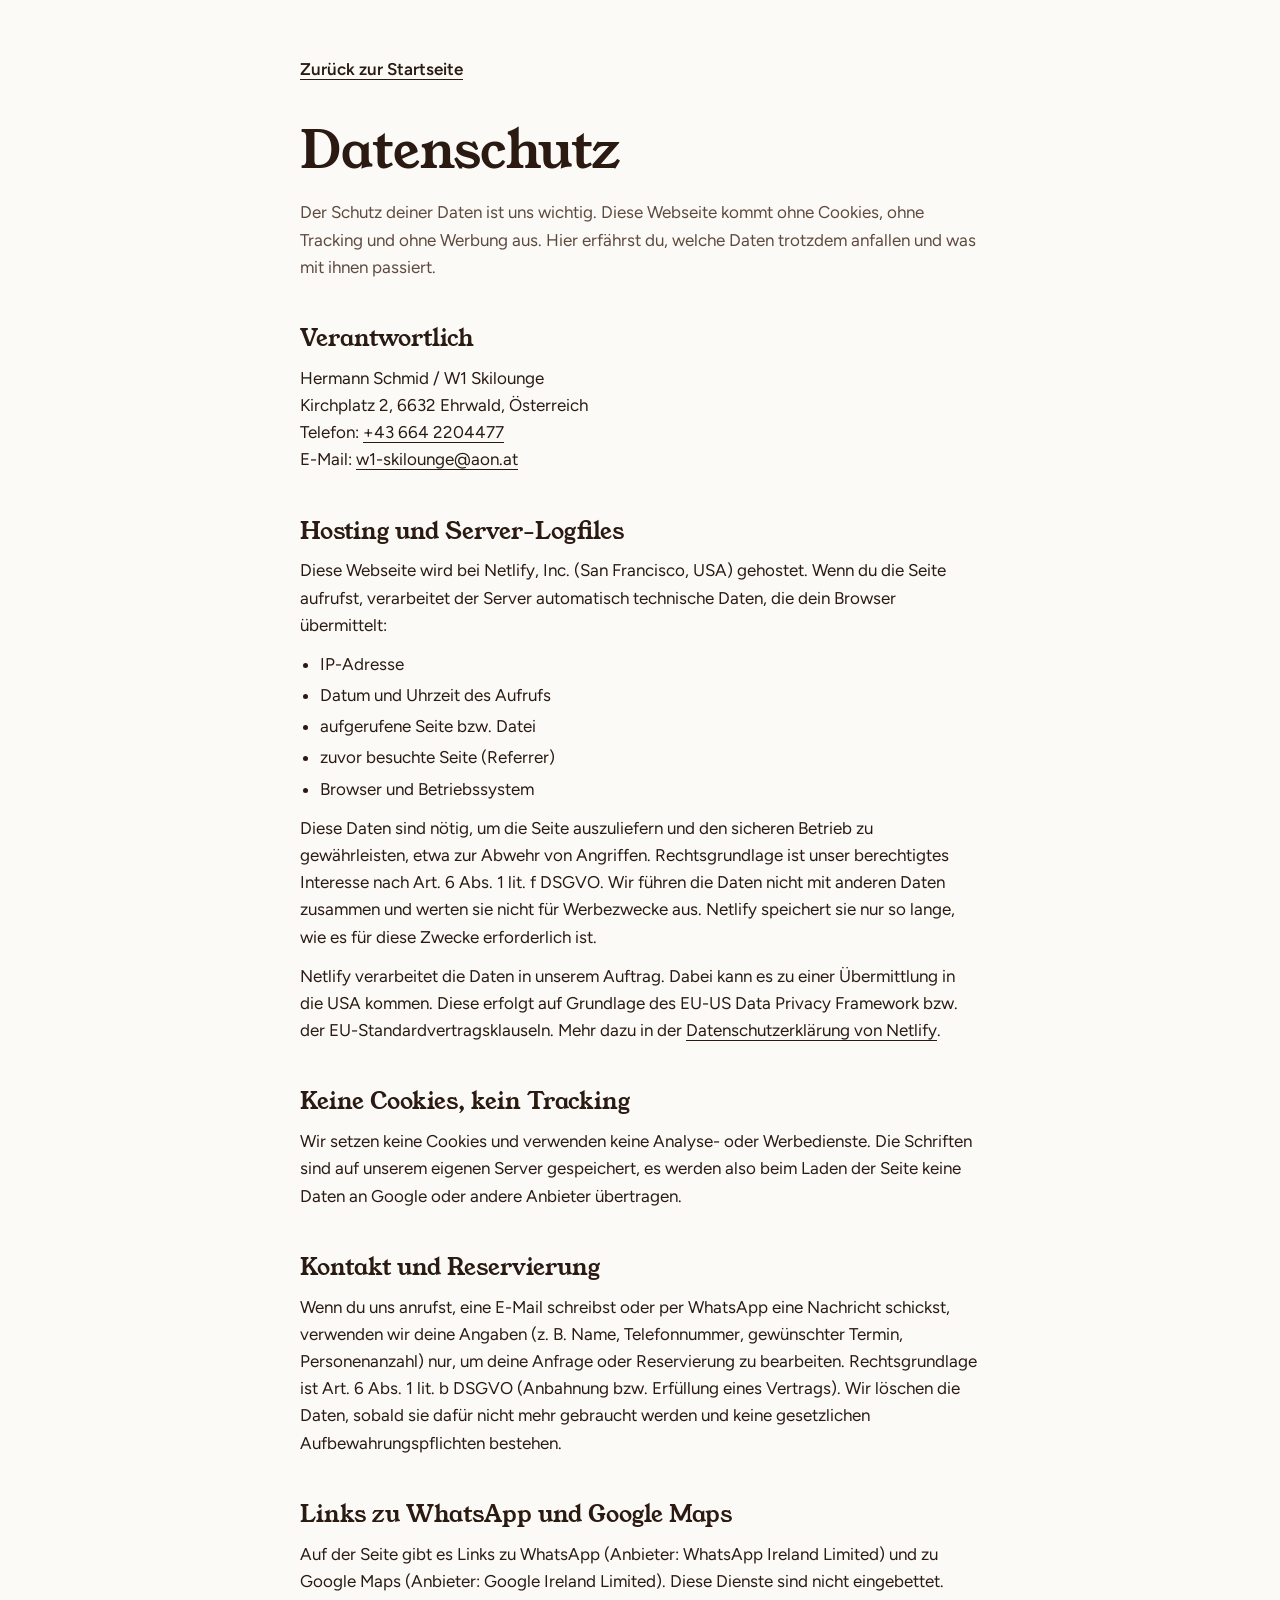
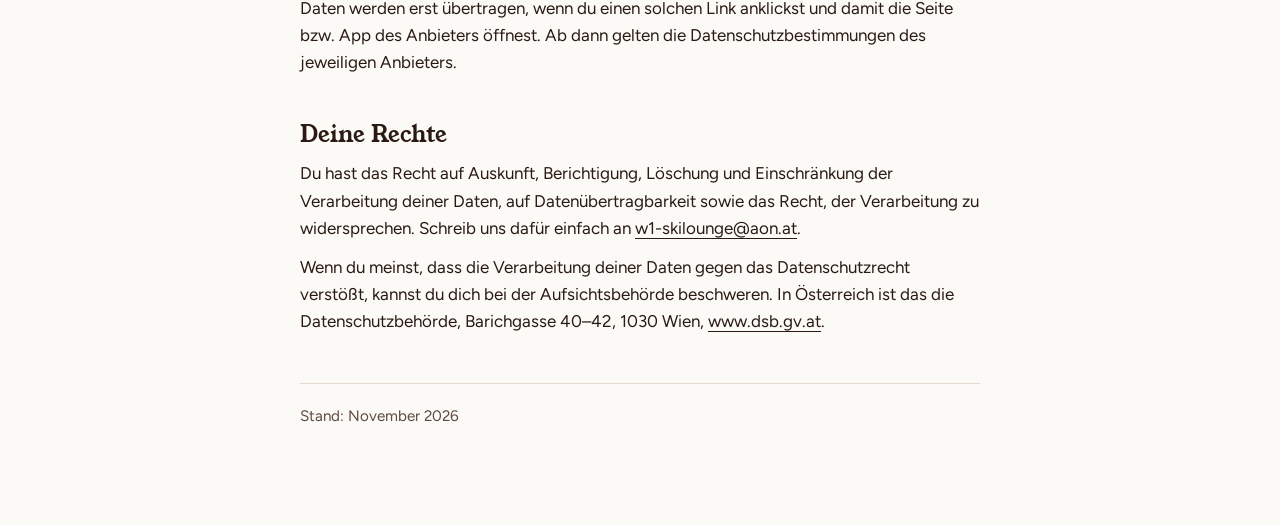
<file: w1-website/datenschutz.html>
<!DOCTYPE html>
<html lang="de">
<head>
<meta charset="UTF-8" />
<meta name="viewport" content="width=device-width, initial-scale=1.0" />
<meta name="robots" content="noindex" />
<title>Datenschutz – W1 Ski Lounge</title>
<link rel="preconnect" href="https://fonts.googleapis.com" />
<link rel="preconnect" href="https://fonts.gstatic.com" crossorigin />
<link href="https://fonts.googleapis.com/css2?family=Young+Serif&family=Figtree:wght@400;600&display=swap" rel="stylesheet" />
<style>
  * { box-sizing: border-box; margin: 0; padding: 0; }
  body { font-family: 'Figtree', system-ui, sans-serif; font-size: 1.0625rem; line-height: 1.6; color: #2a1a12; background: #fbfaf7; }
  ::selection { background: #ead9c6; }
  :focus-visible { outline: 3px solid #b9773f; outline-offset: 3px; }
  main { max-width: 720px; margin: 0 auto; padding: 56px 20px 96px; }
  a { color: #2a1a12; text-underline-offset: .22em; }
  a.back { font-weight: 600; }
  h1 { font-family: 'Young Serif', Georgia, serif; font-weight: 400; font-size: clamp(2.2rem, 6vw, 3.25rem); line-height: 1.08; margin: 40px 0 20px; }
  h2 { font-family: 'Young Serif', Georgia, serif; font-weight: 400; font-size: 1.45rem; line-height: 1.2; margin: 44px 0 12px; }
  p + p, p + ul, ul + p { margin-top: 12px; }
  ul { margin-left: 20px; }
  li + li { margin-top: 4px; }
  .lead { color: #5e4a3e; }
  .stand { margin-top: 48px; padding-top: 20px; border-top: 1px solid #e4d9ce; color: #5e4a3e; font-size: .95rem; }
</style>
</head>
<body>
<main>
  <a class="back" href="index.html">Zurück zur Startseite</a>
  <h1>Datenschutz</h1>
  <p class="lead">Der Schutz deiner Daten ist uns wichtig. Diese Webseite kommt ohne Cookies, ohne Tracking und ohne Werbung aus. Hier erfährst du, welche Daten trotzdem anfallen und was mit ihnen passiert.</p>

  <h2>Verantwortlich</h2>
  <p>Hermann Schmid / W1 Skilounge<br />
  Kirchplatz 2, 6632 Ehrwald, Österreich<br />
  Telefon: <a href="tel:+436642204477">+43 664 2204477</a><br />
  E-Mail: <a href="mailto:w1-skilounge@aon.at">w1-skilounge@aon.at</a></p>

  <h2>Hosting und Server-Logfiles</h2>
  <p>Diese Webseite wird bei Netlify, Inc. (San Francisco, USA) gehostet. Wenn du die Seite aufrufst, verarbeitet der Server automatisch technische Daten, die dein Browser übermittelt:</p>
  <ul>
    <li>IP-Adresse</li>
    <li>Datum und Uhrzeit des Aufrufs</li>
    <li>aufgerufene Seite bzw. Datei</li>
    <li>zuvor besuchte Seite (Referrer)</li>
    <li>Browser und Betriebssystem</li>
  </ul>
  <p>Diese Daten sind nötig, um die Seite auszuliefern und den sicheren Betrieb zu gewährleisten, etwa zur Abwehr von Angriffen. Rechtsgrundlage ist unser berechtigtes Interesse nach Art. 6 Abs. 1 lit. f DSGVO. Wir führen die Daten nicht mit anderen Daten zusammen und werten sie nicht für Werbezwecke aus. Netlify speichert sie nur so lange, wie es für diese Zwecke erforderlich ist.</p>
  <p>Netlify verarbeitet die Daten in unserem Auftrag. Dabei kann es zu einer Übermittlung in die USA kommen. Diese erfolgt auf Grundlage des EU-US Data Privacy Framework bzw. der EU-Standardvertragsklauseln. Mehr dazu in der <a href="https://www.netlify.com/privacy/" target="_blank" rel="noopener">Datenschutzerklärung von Netlify</a>.</p>

  <h2>Keine Cookies, kein Tracking</h2>
  <p>Wir setzen keine Cookies und verwenden keine Analyse- oder Werbedienste. Die Schriften sind auf unserem eigenen Server gespeichert, es werden also beim Laden der Seite keine Daten an Google oder andere Anbieter übertragen.</p>

  <h2>Kontakt und Reservierung</h2>
  <p>Wenn du uns anrufst, eine E-Mail schreibst oder per WhatsApp eine Nachricht schickst, verwenden wir deine Angaben (z.&nbsp;B. Name, Telefonnummer, gewünschter Termin, Personenanzahl) nur, um deine Anfrage oder Reservierung zu bearbeiten. Rechtsgrundlage ist Art. 6 Abs. 1 lit. b DSGVO (Anbahnung bzw. Erfüllung eines Vertrags). Wir löschen die Daten, sobald sie dafür nicht mehr gebraucht werden und keine gesetzlichen Aufbewahrungspflichten bestehen.</p>

  <h2>Links zu WhatsApp und Google Maps</h2>
  <p>Auf der Seite gibt es Links zu WhatsApp (Anbieter: WhatsApp Ireland Limited) und zu Google Maps (Anbieter: Google Ireland Limited). Diese Dienste sind nicht eingebettet. Daten werden erst übertragen, wenn du einen solchen Link anklickst und damit die Seite bzw. App des Anbieters öffnest. Ab dann gelten die Datenschutzbestimmungen des jeweiligen Anbieters.</p>

  <h2>Deine Rechte</h2>
  <p>Du hast das Recht auf Auskunft, Berichtigung, Löschung und Einschränkung der Verarbeitung deiner Daten, auf Datenübertragbarkeit sowie das Recht, der Verarbeitung zu widersprechen. Schreib uns dafür einfach an <a href="mailto:w1-skilounge@aon.at">w1-skilounge@aon.at</a>.</p>
  <p>Wenn du meinst, dass die Verarbeitung deiner Daten gegen das Datenschutzrecht verstößt, kannst du dich bei der Aufsichtsbehörde beschweren. In Österreich ist das die Datenschutzbehörde, Barichgasse 40–42, 1030 Wien, <a href="https://www.dsb.gv.at" target="_blank" rel="noopener">www.dsb.gv.at</a>.</p>

  <p class="stand">Stand: November 2026</p>
</main>
</body>
</html>
</file>
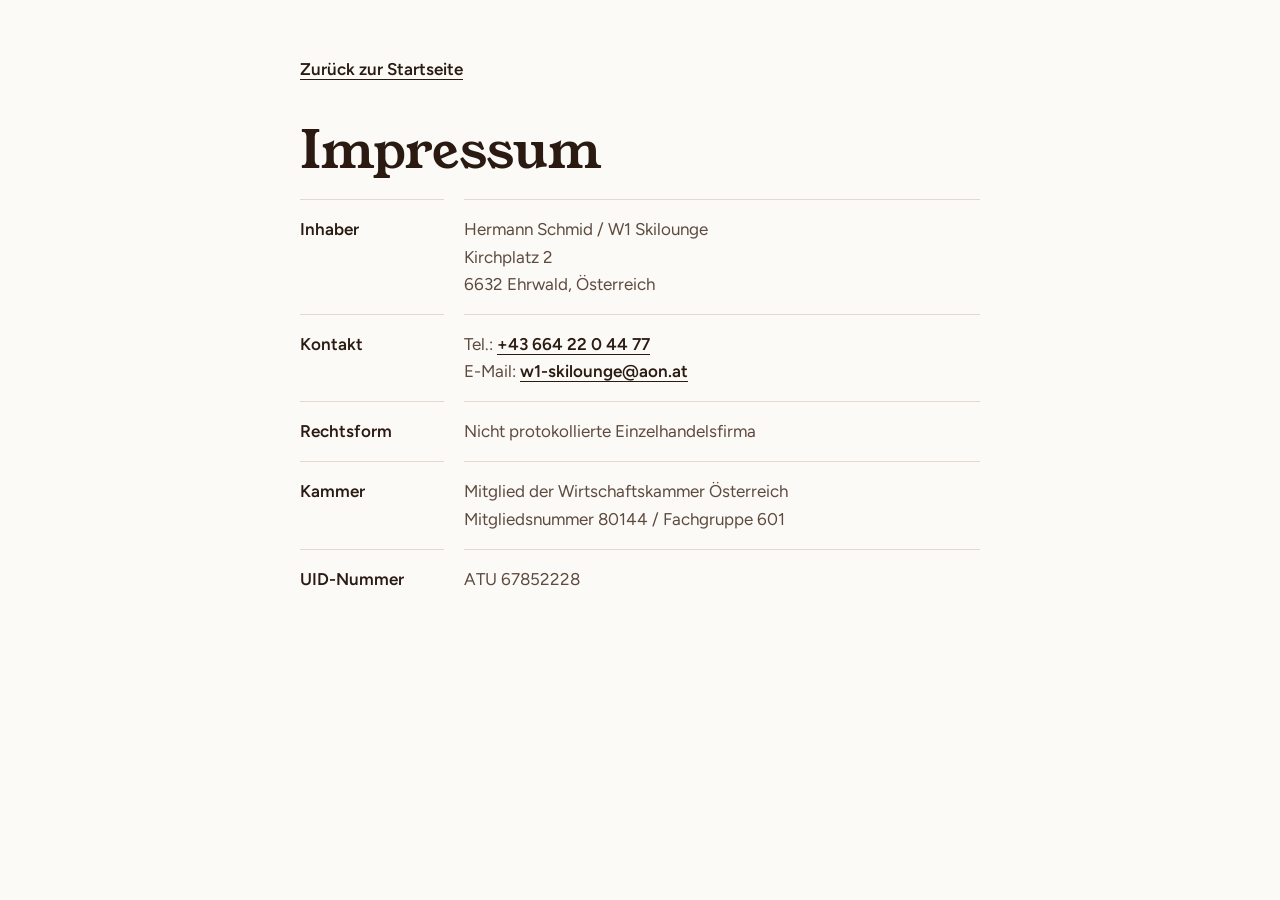
<file: w1-website/impressum.html>
<!DOCTYPE html>
<html lang="de">
<head>
<meta charset="UTF-8" />
<meta name="viewport" content="width=device-width, initial-scale=1.0" />
<meta name="robots" content="noindex" />
<title>Impressum – W1 Ski Lounge</title>
  <link rel="stylesheet" href="fonts.css" />
<style>
  * { box-sizing: border-box; margin: 0; padding: 0; }
  body { font-family: 'Figtree', system-ui, sans-serif; font-size: 1.0625rem; line-height: 1.6; color: #2a1a12; background: #fbfaf7; }
  ::selection { background: #ead9c6; }
  :focus-visible { outline: 3px solid #b9773f; outline-offset: 3px; }
  main { max-width: 720px; margin: 0 auto; padding: 56px 20px 96px; }
  a.back { color: #2a1a12; font-weight: 600; text-underline-offset: .22em; }
  h1 { font-family: 'Young Serif', Georgia, serif; font-weight: 400; font-size: clamp(2.2rem, 6vw, 3.25rem); line-height: 1.08; margin: 40px 0 20px; }
  .todo { background: #fff; border: 1px dashed #b9773f; border-radius: 4px; padding: 20px 22px; color: #5e4a3e; }
  .todo strong { color: #2a1a12; }
  ul { margin: 12px 0 0 20px; }
  .imp { display: grid; grid-template-columns: 9rem 1fr; gap: 0 20px; }
  .imp dt, .imp dd { padding: 16px 0; border-top: 1px solid #e4d9ce; }
  .imp dt { font-weight: 600; }
  .imp dd { color: #5e4a3e; }
  .imp a { color: #2a1a12; font-weight: 600; text-underline-offset: .22em; }
  @media (max-width: 560px) { .imp { grid-template-columns: 1fr; } .imp dd { border-top: 0; padding-top: 0; } }
</style>
</head>
<body>
<main>
  <a class="back" href="index.html">Zurück zur Startseite</a>
  <h1>Impressum</h1>
  <dl class="imp">
    <dt>Inhaber</dt><dd>Hermann Schmid / W1 Skilounge<br />Kirchplatz 2<br />6632 Ehrwald, Österreich</dd>
    <dt>Kontakt</dt><dd>Tel.: <a href="tel:+436642204477">+43 664 22 0 44 77</a><br />E-Mail: <a href="mailto:w1-skilounge@aon.at">w1-skilounge@aon.at</a></dd>
    <dt>Rechtsform</dt><dd>Nicht protokollierte Einzelhandelsfirma</dd>
    <dt>Kammer</dt><dd>Mitglied der Wirtschaftskammer Österreich<br />Mitgliedsnummer 80144 / Fachgruppe 601</dd>
    <dt>UID-Nummer</dt><dd>ATU 67852228</dd>
  </dl>
</main>
</body>
</html>
</file>
<file: w1-website/fonts.css>
/* latin-ext */
@font-face {
  font-family: 'Figtree';
  font-style: italic;
  font-weight: 400;
  font-display: swap;
  src: url("fonts/figtree-italic-latin-ext.woff2") format('woff2');
  unicode-range: U+0100-02BA, U+02BD-02C5, U+02C7-02CC, U+02CE-02D7, U+02DD-02FF, U+0304, U+0308, U+0329, U+1D00-1DBF, U+1E00-1E9F, U+1EF2-1EFF, U+2020, U+20A0-20AB, U+20AD-20C4, U+2113, U+2C60-2C7F, U+A720-A7FF;
}
/* latin */
@font-face {
  font-family: 'Figtree';
  font-style: italic;
  font-weight: 400;
  font-display: swap;
  src: url("fonts/figtree-italic-latin.woff2") format('woff2');
  unicode-range: U+0000-00FF, U+0131, U+0152-0153, U+02BB-02BC, U+02C6, U+02DA, U+02DC, U+0304, U+0308, U+0329, U+2000-206F, U+20AC, U+2122, U+2191, U+2193, U+2212, U+2215, U+FEFF, U+FFFD;
}
/* latin-ext */
@font-face {
  font-family: 'Figtree';
  font-style: normal;
  font-weight: 400;
  font-display: swap;
  src: url("fonts/figtree-normal-latin-ext.woff2") format('woff2');
  unicode-range: U+0100-02BA, U+02BD-02C5, U+02C7-02CC, U+02CE-02D7, U+02DD-02FF, U+0304, U+0308, U+0329, U+1D00-1DBF, U+1E00-1E9F, U+1EF2-1EFF, U+2020, U+20A0-20AB, U+20AD-20C4, U+2113, U+2C60-2C7F, U+A720-A7FF;
}
/* latin */
@font-face {
  font-family: 'Figtree';
  font-style: normal;
  font-weight: 400;
  font-display: swap;
  src: url("fonts/figtree-normal-latin.woff2") format('woff2');
  unicode-range: U+0000-00FF, U+0131, U+0152-0153, U+02BB-02BC, U+02C6, U+02DA, U+02DC, U+0304, U+0308, U+0329, U+2000-206F, U+20AC, U+2122, U+2191, U+2193, U+2212, U+2215, U+FEFF, U+FFFD;
}
/* latin-ext */
@font-face {
  font-family: 'Figtree';
  font-style: normal;
  font-weight: 500;
  font-display: swap;
  src: url("fonts/figtree-normal-latin-ext.woff2") format('woff2');
  unicode-range: U+0100-02BA, U+02BD-02C5, U+02C7-02CC, U+02CE-02D7, U+02DD-02FF, U+0304, U+0308, U+0329, U+1D00-1DBF, U+1E00-1E9F, U+1EF2-1EFF, U+2020, U+20A0-20AB, U+20AD-20C4, U+2113, U+2C60-2C7F, U+A720-A7FF;
}
/* latin */
@font-face {
  font-family: 'Figtree';
  font-style: normal;
  font-weight: 500;
  font-display: swap;
  src: url("fonts/figtree-normal-latin.woff2") format('woff2');
  unicode-range: U+0000-00FF, U+0131, U+0152-0153, U+02BB-02BC, U+02C6, U+02DA, U+02DC, U+0304, U+0308, U+0329, U+2000-206F, U+20AC, U+2122, U+2191, U+2193, U+2212, U+2215, U+FEFF, U+FFFD;
}
/* latin-ext */
@font-face {
  font-family: 'Figtree';
  font-style: normal;
  font-weight: 600;
  font-display: swap;
  src: url("fonts/figtree-normal-latin-ext.woff2") format('woff2');
  unicode-range: U+0100-02BA, U+02BD-02C5, U+02C7-02CC, U+02CE-02D7, U+02DD-02FF, U+0304, U+0308, U+0329, U+1D00-1DBF, U+1E00-1E9F, U+1EF2-1EFF, U+2020, U+20A0-20AB, U+20AD-20C4, U+2113, U+2C60-2C7F, U+A720-A7FF;
}
/* latin */
@font-face {
  font-family: 'Figtree';
  font-style: normal;
  font-weight: 600;
  font-display: swap;
  src: url("fonts/figtree-normal-latin.woff2") format('woff2');
  unicode-range: U+0000-00FF, U+0131, U+0152-0153, U+02BB-02BC, U+02C6, U+02DA, U+02DC, U+0304, U+0308, U+0329, U+2000-206F, U+20AC, U+2122, U+2191, U+2193, U+2212, U+2215, U+FEFF, U+FFFD;
}
/* latin-ext */
@font-face {
  font-family: 'Figtree';
  font-style: normal;
  font-weight: 700;
  font-display: swap;
  src: url("fonts/figtree-normal-latin-ext.woff2") format('woff2');
  unicode-range: U+0100-02BA, U+02BD-02C5, U+02C7-02CC, U+02CE-02D7, U+02DD-02FF, U+0304, U+0308, U+0329, U+1D00-1DBF, U+1E00-1E9F, U+1EF2-1EFF, U+2020, U+20A0-20AB, U+20AD-20C4, U+2113, U+2C60-2C7F, U+A720-A7FF;
}
/* latin */
@font-face {
  font-family: 'Figtree';
  font-style: normal;
  font-weight: 700;
  font-display: swap;
  src: url("fonts/figtree-normal-latin.woff2") format('woff2');
  unicode-range: U+0000-00FF, U+0131, U+0152-0153, U+02BB-02BC, U+02C6, U+02DA, U+02DC, U+0304, U+0308, U+0329, U+2000-206F, U+20AC, U+2122, U+2191, U+2193, U+2212, U+2215, U+FEFF, U+FFFD;
}
/* latin-ext */
@font-face {
  font-family: 'Young Serif';
  font-style: normal;
  font-weight: 400;
  font-display: swap;
  src: url("fonts/young-serif-normal-latin-ext.woff2") format('woff2');
  unicode-range: U+0100-02BA, U+02BD-02C5, U+02C7-02CC, U+02CE-02D7, U+02DD-02FF, U+0304, U+0308, U+0329, U+1D00-1DBF, U+1E00-1E9F, U+1EF2-1EFF, U+2020, U+20A0-20AB, U+20AD-20C4, U+2113, U+2C60-2C7F, U+A720-A7FF;
}
/* latin */
@font-face {
  font-family: 'Young Serif';
  font-style: normal;
  font-weight: 400;
  font-display: swap;
  src: url("fonts/young-serif-normal-latin.woff2") format('woff2');
  unicode-range: U+0000-00FF, U+0131, U+0152-0153, U+02BB-02BC, U+02C6, U+02DA, U+02DC, U+0304, U+0308, U+0329, U+2000-206F, U+20AC, U+2122, U+2191, U+2193, U+2212, U+2215, U+FEFF, U+FFFD;
}
/* subset */
@font-face {
  font-family: 'Arvo';
  font-style: normal;
  font-weight: 700;
  font-display: swap;
  src: url("fonts/arvo-normal-subset.woff2") format('woff2');
  unicode-range: U+31;
}
</file>
